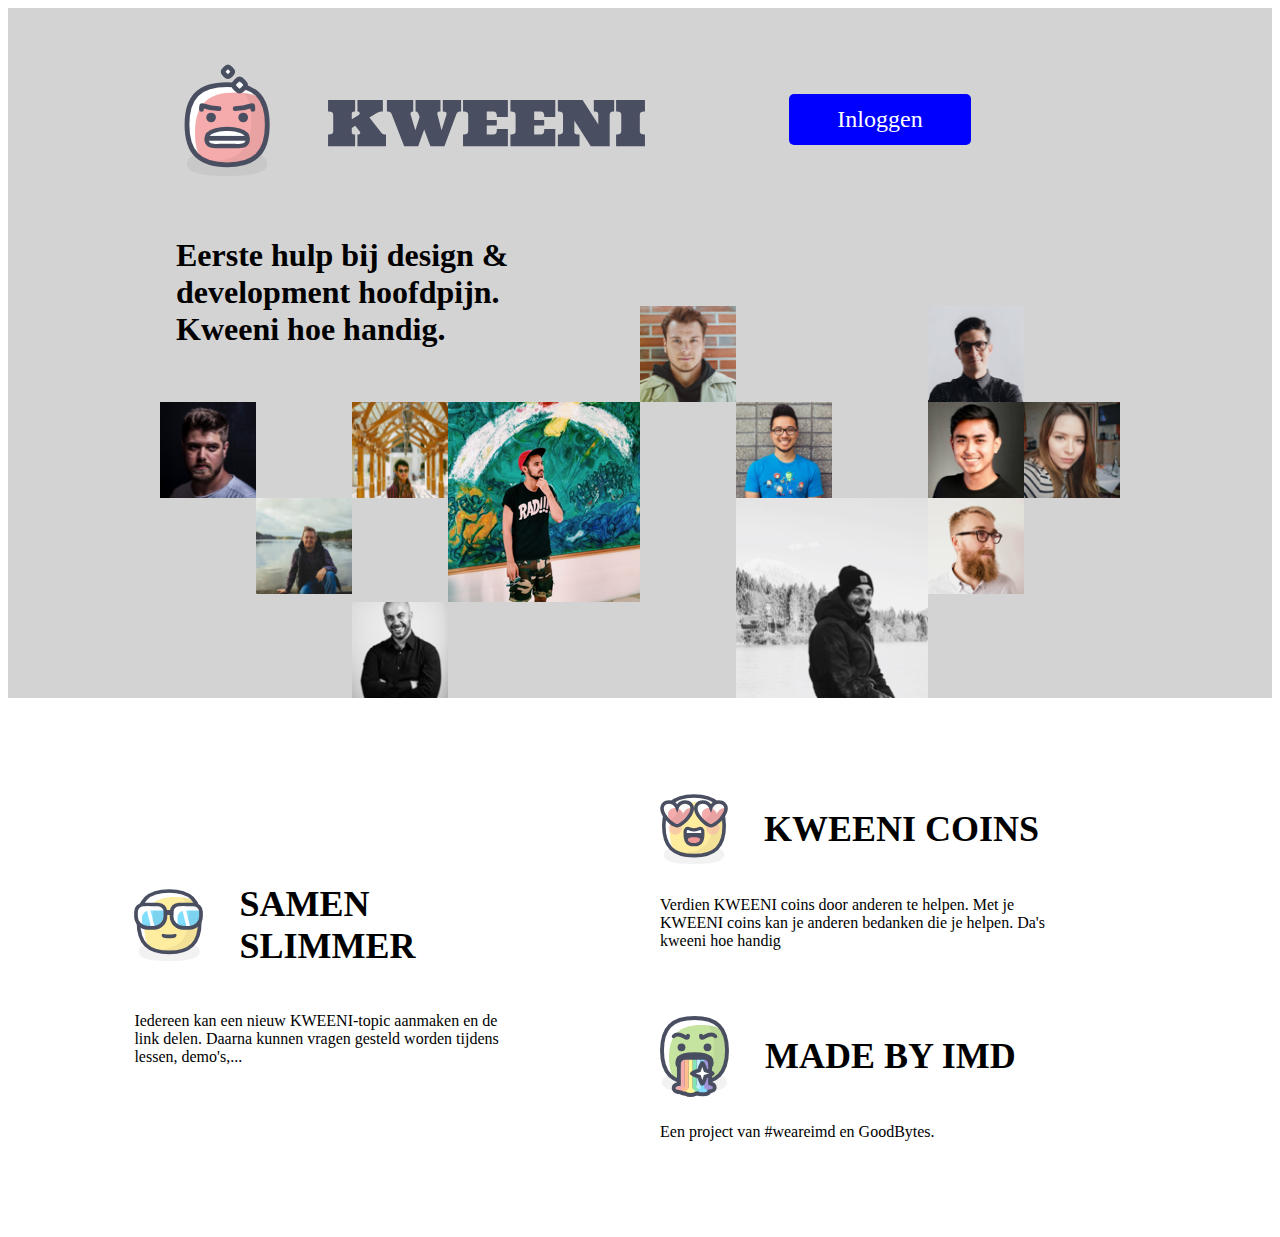
<file: index.html>
<!DOCTYPE html>
<html lang="en">
<head>
    <meta charset="UTF-8">
    <title>Kweeni - Eerste hulp bij design &amp; development hoofdpijn.</title>
    <link rel="stylesheet" type="text/css" href="http://yui.yahooapis.com/3.18.1/build/cssreset/cssreset-min.css">
    <link rel="stylesheet" href="css/index.css">    
</head>
<body>
   
    <header class="header">
        <img class="header_logo" src="images/logo-xl.svg" alt="">
        <a href="*" class="header_login">Inloggen</a>
        
        <div class="header_titlecontainer">
            <h1 class="header_title">Eerste hulp bij design &amp; development hoofdpijn. Kweeni hoe handig.</h1>
        </div>   
             
        <div class="header_image header_image-1"></div>
        <div class="header_image header_image-2"></div>
        <div class="header_image header_image-3"></div>
        <div class="header_image header_image-4"></div>
        <div class="header_image header_image-5"></div>
        <div class="header_image header_image-6"></div>
        <div class="header_image header_image-7"></div>
        <div class="header_image header_image-8"></div>
        <div class="header_image header_image-9"></div>
        <div class="header_image header_image-10"></div>
        <div class="header_image header_image-11"></div>
        <div class="header_image header_image-12"></div>
    </header>
    
    <main class="main">
       
        <div class="main_about main_about-1">
            <div class="main_title">
                <img src="images/icon-cool.svg" alt="">
                <h2>SAMEN SLIMMER</h2>
            </div>
            <p>Iedereen kan een nieuw KWEENI-topic aanmaken en de link delen. Daarna kunnen vragen gesteld worden tijdens lessen, demo's,...</p>
        </div>
        
        <div class="main_about main_about-2">
            <div class="main_title">
                <img src="images/icon-love.svg" alt="">
                <h2>KWEENI COINS</h2>
            </div>
            <p>Verdien KWEENI coins door anderen te helpen. Met je KWEENI coins kan je anderen bedanken die je helpen. Da's kweeni hoe handig</p>
        </div>
        
        <div class="main_about main_about-3">
            <div class="main_title">
                <img src="images/icon-rainbow.svg" alt="">
                <h2>MADE BY IMD</h2>
            </div>
            <p>Een project van #weareimd en GoodBytes.</p>
        </div>
        
    </main>
    
</body>
</html>
</file>
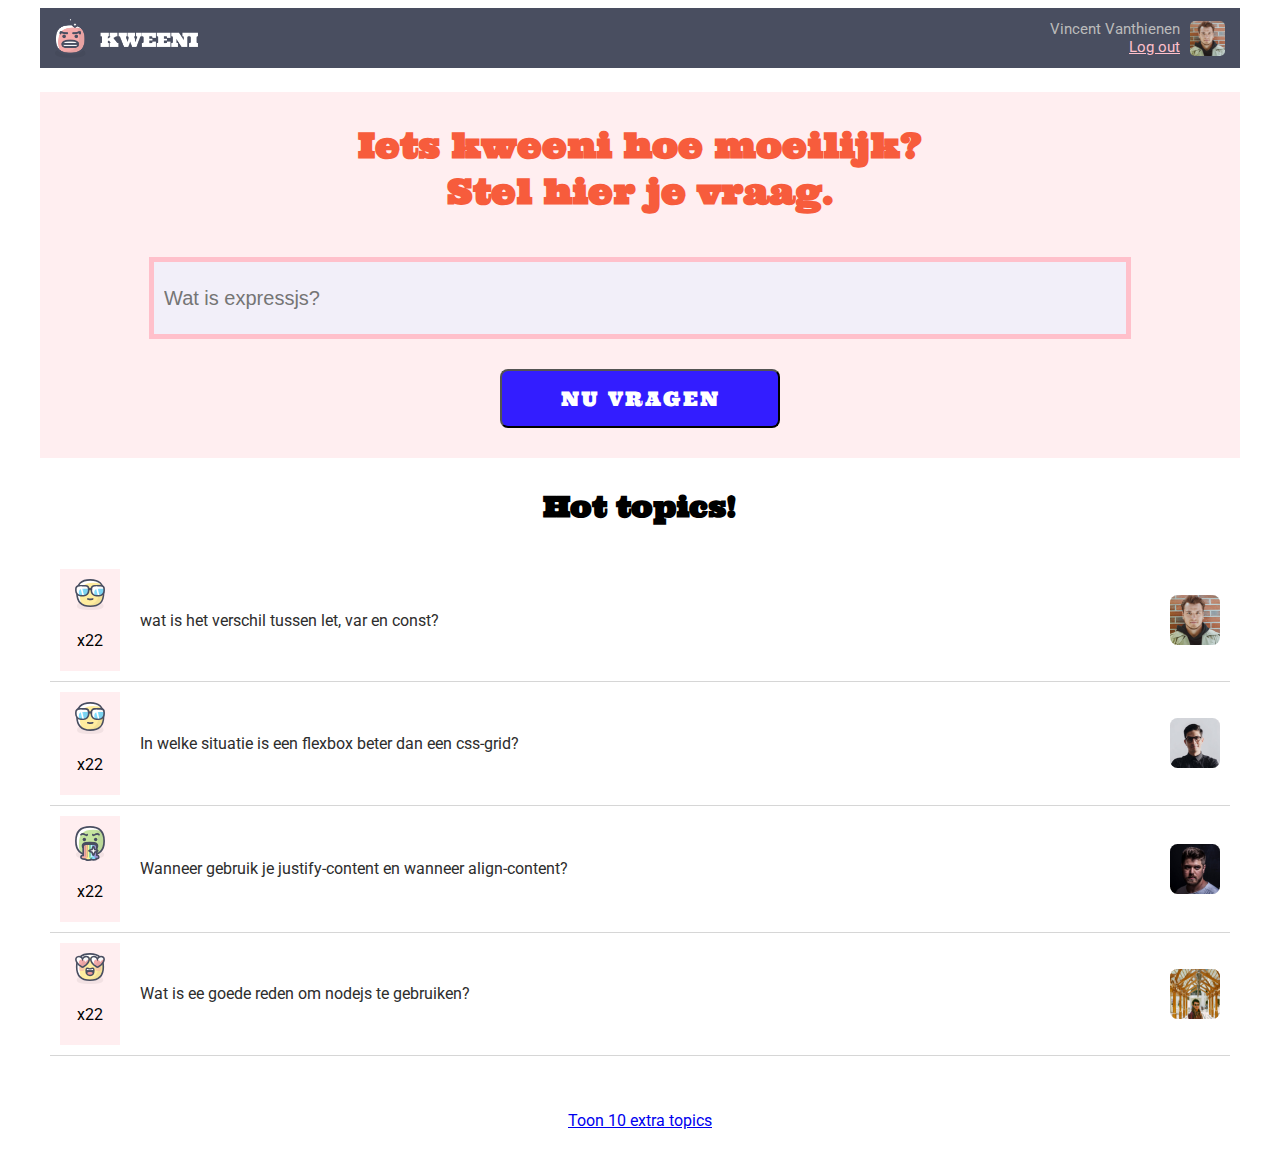
<file: page2.html>
<!DOCTYPE html>
<html lang="en">
<head>
    <meta charset="UTF-8">
    <title>Topics</title>
    <meta name="viewport"
          content="width=device-width, user-scalable=no, initial-scale=1.0, maximum-scale=1.0, minimum-scale=1.0">
    <meta http-equiv="X-UA-Compatible" content="ie=edge">
    <link rel="stylesheet" href="css/style.css">
    <link rel="stylesheet" type="text/css" href="http://yui.yahooapis.com/3.18.1/build/cssreset/cssreset-min.css">
    <link href="https://fonts.googleapis.com/css?family=Ultra" rel="stylesheet">
    <link href="https://fonts.googleapis.com/css?family=Roboto" rel="stylesheet">

</head>
<body>
   <div class="container">
    <nav>
       <img src="images/logohead.png" alt="logo" class="logo">
       <div class="login">
           <p class="p1">Vincent Vanthienen</p>
           <p class="p2"><a href="">Log out</a></p>
           <img src="images/user1.png" alt="" class="profile">
       </div>
    </nav>
    <header>
        <h1>Iets kweeni hoe moeilijk? <br> 
        Stel hier je vraag.</h1>
        <input type="text" placeholder="Wat is expressjs?">
        <br>
        <button>NU VRAGEN</button>
    </header>
    <div class="main">
        <h2>Hot topics!</h2>
        
        <div class="topiclist">
            <div class="topic">
                <div class="topic1">
                   <img src="images/icon-cool.svg" alt="logo-cool"> 
                   <p>x22</p>
                </div>
                <p class="topic2">wat is het verschil tussen let, var en const?</p>
                <img src="images/user1.png" alt="" class="topic3">
            </div>
            
            <div class="topic">
                <div class="topic1">
                   <img src="images/icon-cool.svg" alt="logo-cool"> 
                   <p>x22</p>
                </div>
                <p class="topic2">In welke situatie is een flexbox beter dan een css-grid?</p>
                <img src="images/user2.png" alt="" class="topic3">
            </div>
            
            <div class="topic">
                <div class="topic1">
                   <img src="images/icon-rainbow.svg" alt="logo-cool"> 
                   <p>x22</p>
                </div>
                <p class="topic2">Wanneer gebruik je justify-content en wanneer align-content?</p>
                <img src="images/user3.png" alt="" class="topic3">
            </div>
            
            <div class="topic">
                <div class="topic1">
                   <img src="images/icon-love.svg" alt="logo-cool"> 
                   <p>x22</p>
                </div>
                <p class="topic2">Wat is ee goede reden om nodejs te gebruiken?</p>
                <img src="images/user4.png" alt="" class="topic3">
            </div>
        </div>
        
    </div>
    <div class="extra">
    <a href="#">Toon 10 extra topics</a>
    </div>
    </div>
</body>
</html>
</file>
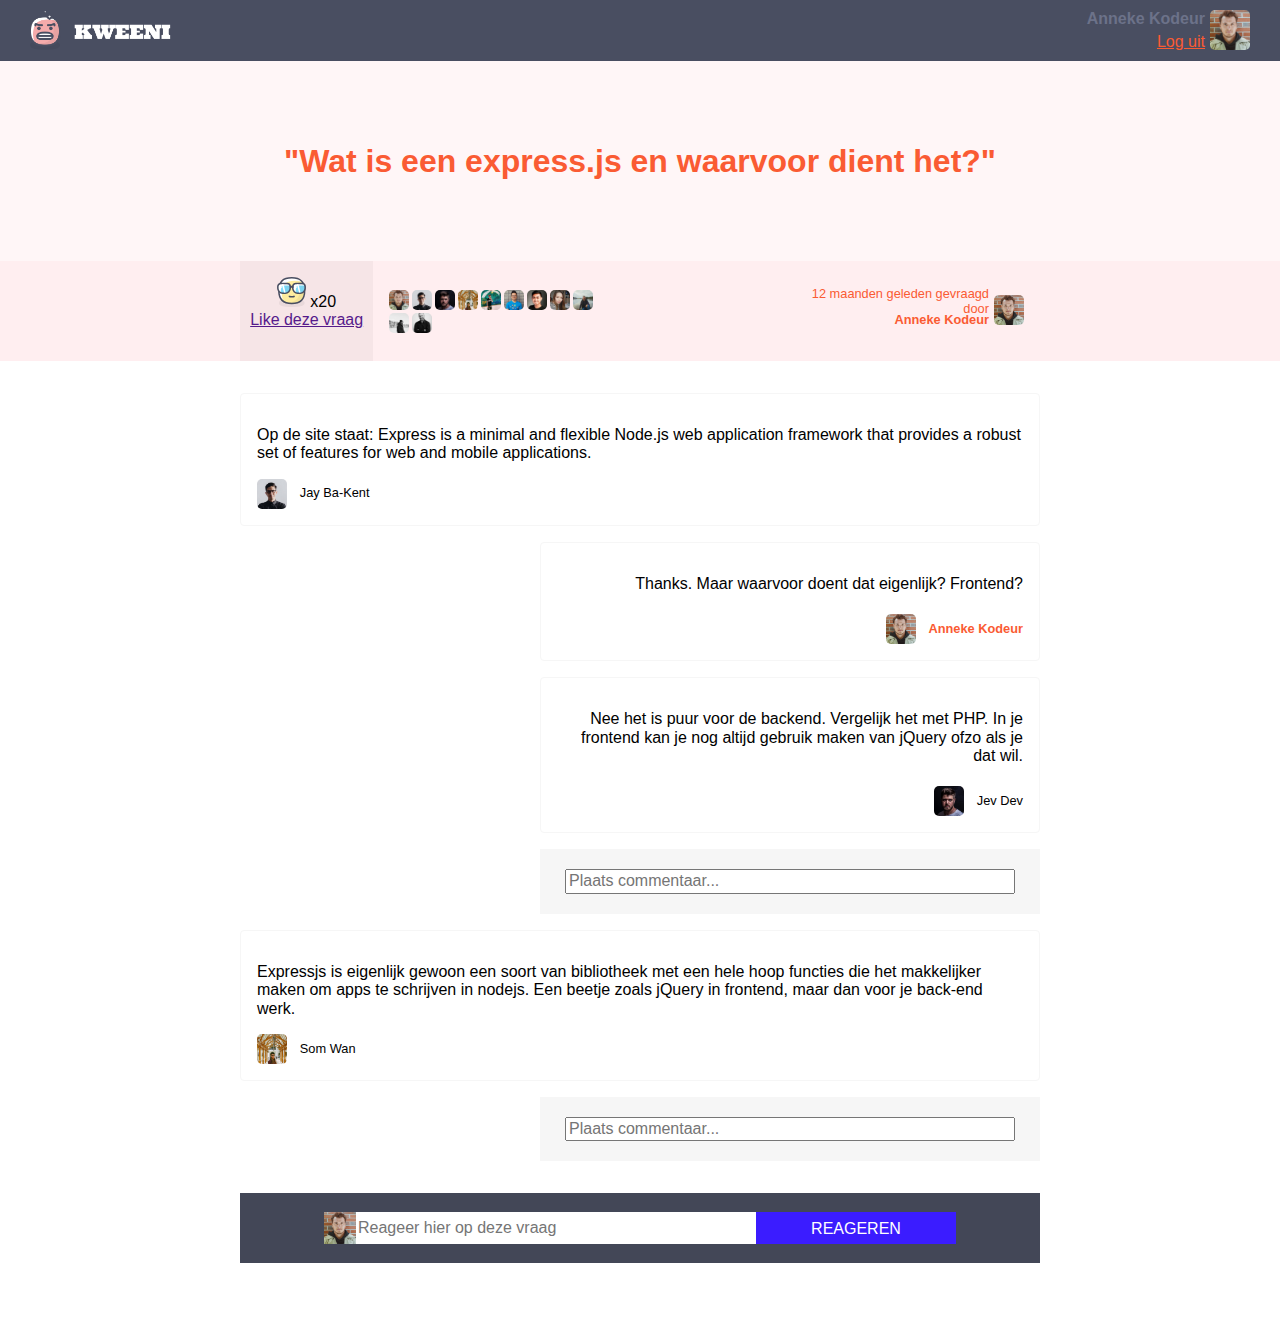
<file: page3.html>
<!DOCTYPE html>
<html lang="en">
<head>
    <meta charset="UTF-8">
    <title>page 3 of kweeni</title>
    <link rel="stylesheet" href="./css/normalise.css">
    <link rel="stylesheet" href="./css/style.css">
    <link rel="stylesheet" href="./css/style3.css">
    <meta name="viewport" content="width=device-width">
</head>
<body> 
    <header>
        <img src="./images/logohead.png" alt="logo">
        <div class="login_info">
            <p>Anneke Kodeur</p>
            <a href="#" class="logout">Log uit</a>
            <img src="./images/user1.png" alt="profile pic">
        </div> 
    </header>
    
    <div class="question">
        <h3>"Wat is een express.js en waarvoor dient het?"</h3>
    </div>
    
    <div class="likeout">
       <div class="container like">
        <div class="likecounter">
          <div class="likenr">
              <img src="./images/icon-cool.svg" alt="cool icon">
              <span>x20</span>
          </div> 
          <a href="">Like deze vraag</a> 
        </div>
        <div class="liked_user_list">
            <img src="./images/user1.png" alt="">
            <img src="./images/user2.png" alt="">
            <img src="./images/user3.png" alt="">
            <img src="./images/user4.png" alt="">
            <img src="./images/user5.png" alt="">
            <img src="./images/user6.png" alt="">
            <img src="./images/user7.png" alt="">
            <img src="./images/user8.png" alt="">
            <img src="./images/user9.png" alt="">
            <img src="./images/user10.png" alt="">
            <img src="./images/user12.png" alt="">
        </div>
        <div class="login_info_small">
           <p>12 maanden geleden gevraagd door</p>
            <p class="OP">Anneke Kodeur</p>
            <img src="./images/user1.png" alt="profile pic">
        </div> 
        </div>
    </div>
    
    <main>
       <div class="container comments">
        <div class="text_box ">
            <p>Op de site staat: Express is a minimal and flexible Node.js web application framework that provides a robust set of features for web and mobile applications.</p>
            <div class="user">
                <img src="./images/user2.png" alt="">
                <p>Jay Ba-Kent</p>
            </div>
        </div>
        <div class="text_box reply">
            <p>Thanks. Maar waarvoor doent dat eigenlijk? Frontend?</p>
            <div class="user">
                <img src="./images/user1.png" alt="">
                <p class="name OP">Anneke Kodeur</p>
            </div>
        </div>
        <div class="text_box reply">
            <p>Nee het is puur voor de backend. Vergelijk het met PHP. In je frontend kan je nog altijd gebruik maken van jQuery ofzo als je dat wil.</p>
            <div class="user">
                <img src="./images/user3.png" alt="">
                <p class="name">Jev Dev</p>
            </div>
        </div>
        <div class="reply_box">
            <form action="" class="reply_form">
                <input type="text" name="comment" class="comment" placeholder="Plaats commentaar...">
            </form>
        </div>
        <div class="text_box ">
            <p>Expressjs is eigenlijk gewoon een soort van bibliotheek met een hele hoop functies die het makkelijker maken om apps te schrijven in nodejs. Een beetje zoals jQuery in frontend, maar dan voor je back-end werk.</p>
            <div class="user">
                <img src="./images/user4.png" alt="">
                <p>Som Wan</p>
            </div>
        </div>
        <div class="reply_box">
            <form action="" class="reply_form">
                <input type="text" name="comment" class="comment" placeholder="Plaats commentaar...">
            </form>
        </div>
        
        </div>
    </main>
    <div class="container answer_input">
       <img src="./images/user1.png" alt="user" id="formpic">
        <form action="" >            
            <input type="text" placeholder="Reageer hier op deze vraag">
        </form>
        <a href="" class="button">REAGEREN</a>
    </div>
    
    
</body>
</html>
</file>
<file: css/index.css>
h2 {
    padding-left: 1em;
}

.header {
    background-color: lightgrey;
    display: grid;
    grid-template-columns: repeat(4, 1fr);
    width: 100%;
    height: 100%;
    justify-content: center;
}

.header_title {
    font-size: 2em;
}

.header_logo {
    grid-column: 1/-1;
    width: 35%;
    align-self: center;
    justify-self: center;
    padding: 1.5em;
}

.header_login {
    grid-column: 1/-1;
    grid-row: 3 / span 1;
    justify-self: center;
    margin: 1em 0 3em 0;
    background-color: blue;
    color: #fff;
    text-decoration: none;
    padding: 0.5em 2em;
    border-radius: 5px;
    font-size: 1.5em;
}

.header_titlecontainer {
    grid-column: 1/-1;
    width: 70%;
    justify-self: center;
    font-size: .7em;
    padding: 1.5em 0;
}

.header_image {
    height: 6em;
    background-size: cover;
    background-position: center;
}

.header_image-1 {
    background-image: url(../images/user1.png);
}

.header_image-2 {
    background-image: url(../images/user2.png);
}

.header_image-3 {
    background-image: url(../images/user3.png);
}

.header_image-4 {
    background-image: url(../images/user4.png);
}

.header_image-5 {
    background-image: url(../images/user5.png);
    grid-column: 1 / span 2;
    grid-row: 5 / span 2;
    background-size: cover;
    background-position: center;
    height: 100%
}

.header_image-6 {
    background-image: url(../images/user6.png);
}

.header_image-7 {
    background-image: url(../images/user7.png);
    grid-column: 4;
    grid-row: 5 / span 2;
    background-size: cover;
    background-position: center;
    height: 100%;
}

.header_image-8 {
    background-image: url(../images/user8.png);
}

.header_image-9 {
    background-image: url(../images/user9.png);
}

.header_image-10 {
    background-image: url(../images/user10.png);
}

.header_image-11 {
    background-image: url(../images/user11.png);
}

.header_image-12 {
    background-image: url(../images/user12.png);
}

.main {
    display: grid;
}

.main_title {
    font-size: 1.5em;
    display: flex;
    align-items: center;
}

.main_about {
    width: 60%;
    justify-self: center;
    margin: 3em 0;
}

@media(min-width: 40em){
    .header {
        grid-template-columns: repeat(auto-fill, minmax(6em, 1fr));
    }
    .header_image-5 {
        grid-column: auto;
        grid-row: auto;
        height: 100%;
    }

    .header_image-7 {
        grid-column: auto;
        grid-row: auto;
        height: 100%;
    }
}

@media(min-width: 60em) {
    .header {
        grid-template-columns: repeat(10, minmax(auto, 6em));
        padding-top: 2em;
        
    }
    
    .header_logo {
        grid-column: 1 / span 6;
        justify-self: start;
        width: 80%;
    }
    
    .header_login {
        grid-column: 8;
        grid-row: 1;
        justify-self: center;
        align-self: center;
        margin: 1em 0 1em 0;
    }
    
    .header_titlecontainer {
        grid-column: 1 / span 5;
        width: 90%;
        justify-self: start;
        font-size: 1em;
        padding: 1em 0 2em 1em;
        align-self: start;
    }
    
    .header_image-1 {
        grid-column: 6;
        align-self: end;
    }
    
    .header_image-2 {
        grid-column: 9;
        align-self: end;
    }
    
    .header_image-3 {
        grid-column: 1;
    }
    
    .header_image-4 {
        grid-column: 3;
    }
    
    .header_image-5 {
        grid-column: 4 / span 2;
        grid-row: 3 / span 2;
        height: 200px;
    }
    
    .header_image-6 {
        grid-column: 7;
    }
    
    .header_image-7 {
        grid-column: 9;
        grid-row: 3;
    }
    
    .header_image-8 {
        grid-column: 10;
    }
    
    .header_image-9 {
        grid-column: 2;
    }
    
    .header_image-10 {
        grid-column: 7 / span 2;
        grid-row: 4;
        height: 200px;
    }
    
    .header_image-11 {
        grid-column: 9;
    }
    
    .header_image-12 {
        grid-column: 3;
        grid-row: 4;
        align-self: end;
    }
    
    .main {
        grid-template-columns: 1fr 1fr;
        grid-gap: 2.5em;
        max-width: 80%;
        margin: 5em auto;
        align-content: center;
    }
    
    .main_about{
        justify-self: left;
        margin: 0;
        width: 80%;
    }
    
    .main_about-1 {
        grid-column: 1;
        grid-row: 1 / span 2;
        align-self: center;
    }
    
    .main_about-2 {
        grid-column: 2;
    }
    
    .main_about-3 {
        grid-column: 2;
    }

}
</file>
<file: css/style.css>
/*container*/
.container{
    margin: 0 auto;
    padding: 0px;
    max-width: 1200px;
    font-family: 'Roboto', sans-serif;

}
/*topic list*/

.topic{
    display:grid;
    grid-template-columns: 60px 1fr 50px;
    justify-content: center;
    align-content: center;
    border-bottom: 1px solid rgba( 119, 119, 119, 0.3 );
    padding: 10px;
}
.topic1{
    display:grid;
    text-align: center;
    background-color:  #ffeef0;
    padding: 5px;
}
.topic1 img{
    margin: 0 auto;
    width: 30px;
    align-self: center;
    padding: 5px;
}
.topic2{
    text-align: left;
    padding: 20px;
    align-self: center;
    color: #2d2d2d
}
.topic3{
    height: 50px;
    width: 50px;
    border-radius: 15%;
     align-self: center;
}
.main{
    margin-top: 30px;
    text-align: center;
    position: relative;
}
.main h2{
   font-family: 'Ultra', serif;
    font-size: 1.8em;
}
.topiclist{
    text-align: center;
    position: relative;
    margin: 0px auto;
    padding: 10px;
}
.extra{
    margin-top: 45px;
    margin-bottom: 45px;
    text-align: center;
    position: relative;
}

/*header*/
header{
    margin-top: 0px;
    background-color: #ffeef0;
    text-align: center;
}
header h1{
    color: #f75c3c;
    font-family: 'Ultra', serif;
    font-size: 2.2em;
    padding-top: 30px;
}
header input{
    height: 70px;
    width: 80%;
    padding-left: 10px;
    border: 5px solid pink;
    background-color: rgba( 241, 239, 250, 0.931 );
    margin: 20px;
    font-size: 20px;
}
header button{
    background-color: #331dff;
    font-family: 'Ultra', serif;
    letter-spacing: 0.1em;
    color: white;
    border-radius: 8px;
    font-size: 20px;
    width: 280px;
    padding: 15px;
    margin-top: 10px;
    margin-bottom: 30px;
}

/*header*/
nav{
    display: grid;
    grid-template-columns: minmax(50px, 70px) 1fr ;
    align-items: center;
    align-items: center;
    background-color: #494e60;
    height: 60px;
  }
.logo{
    width: 150px;
    margin-left: 15px;
}

.login{
    grid-column: -1;
    align-self: -1;
    height: 60px;
    width: 200px;
    display:grid;
    margin-right: 10px;
    grid-template-columns: 150px 1fr;
    grid-template-rows: 30px;
}
.p1{
    grid-column: 1;
    grid-row: 1;
    padding: 0px;
    margin: 0px;
    align-self: flex-end;
    text-align: right;
    color: #BBB;
    font-size: 15px;
}
.p2{
    grid-column: 1;
    grid-row: -1;
    padding: 0px;
    margin: 0px;
    align-self: flex-start;
    text-align: right;
    font-size: 15px;
}
.p2 a{
    color: pink;
}
.profile{
    width: 35px;
    height: 35px;
    grid-column: 2;
    grid-row: 1 / 3;
    margin-left: 10px;
    align-self: center;
    border-radius: 5px;
}
</file>
<file: css/style3.css>
*
{
  box-sizing: border-box;
  font-family: sans-serif;
}
.logout{
    color: #FA5B33;
}
.OP{
    color: #FA5B33;
    font-weight: bold;
}
.container{
    max-width: 800px;
    margin: 0 auto;
}
header{
    background-color: #494E61;
    display: flex;
    justify-content: space-between;
    padding: 10px 30px;
}
header img{
    height: 40px;
    border-radius: 5px;
}
img{
    height: 30px;
    border-radius: 5px;
}
.login_info{
    display: grid;
    text-align: right;
    grid-gap: 5px;
    grid-template-columns: 1fr 40px;
    grid-template-rows: 18px 18px;
}
.login_info img{
    grid-column: 2/3;
    grid-row: 1/3;
    
}
.login_info p{
    margin: 0;
    padding: 0;
    color: #6C7289;
    font-weight: bold;
}
.login_info_small{
    display: grid;
    text-align: right;
    grid-gap: 5px;
    grid-template-columns: 1fr 30px;
    grid-template-rows: 14px 14px;
    grid-column: 1/3;
    grid-row: 1/2;
    padding: 1em;
    background-color: #FFF6F7;
}
.login_info_small img{
    grid-column: 2/3;
    grid-row: 1/3;
    
}
.login_info_small p{
    margin: 0;
    padding: 0;
    font-size: 0.8em;
    align-self: center;
    color: #FA5B33;
}
.question{
    background-color: #FFF6F7;
    height: 200px;
    display: grid;
    grid-template-rows: auto;
    
}
h3{
    align-self: center;
    text-align: center;
    font-size: 2em;
    color: #FA5B33;
}
.likeout{
    background-color: #FFEEF0;  
}
.like{
    display: grid;
    grid-template-columns: 1fr 3fr; 
   
}
.liked_user_list{
    display: grid;
    grid-template-columns: repeat(9,20px);
    grid-gap: 3px;
    justify-content: flex-end;
    margin: 0;
    padding: 1em;
    
}
.liked_user_list img{
    height: 20px;
    padding: 0;
    margin: 0;
}
.likecounter{
    background-color: #F6E5E7;
    height: 100px;
    display: grid;
    justify-content: center;
    grid-template-rows: 1fr 1fr;
}
.likenr{
    align-self: flex-end;
    justify-self: center;
}
.user{
    display: flex;     
}
.reply .user{
    justify-self: end;
}
.user p{
    margin: 0 0 0 1em;
    align-self: center;
    font-size: 0.8em
}
.comments{
    display: grid;
    grid-gap: 1em;
}
.reply_form{
    justify-self: flex-end;
    justify-content:flex-end; 
    text-align: right;
    grid-gap: 5px;
}
.reply{
    width: 80%;
    justify-self: flex-end;
    justify-content: end; 
    text-align: right;
    grid-gap: 5px;
}

main{
    padding: 2em;
}
.text_box{
    border: 1px solid #F6F6F6;
    border-radius: 4px;
    padding: 1em;
    display: grid;
}
input{
   width: 100%;
}
.answer_input{
    display: grid;
    grid-template-columns: 30px 1fr;
    background-color: #434757;
    width: 100%;
    
    margin-bottom: 5em;
    padding: 1.5em;
}
#formpic{
    border-radius: 0;
    height: 2em;
}
.answer_input input{
    height: 2em;
    border: none;
}
.reply_box{
    background-color: #F6F6F6;
    width: 80%;
    display: grid;
    justify-self: flex-end;
    justify-content:center; 
    padding: 20px;
}
.reply_box form{
    text-align: center;
}
.button{
    text-decoration: none;
    color: white;
    background-color: #3B1CFF;
    text-align: center;
    padding: 0.5em 1em;  
    height: 2em;
    border: none;
    grid-column: 1/3;
    width: 200px;
    justify-self: center;
    margin-top: 1em
}

@media (min-width: 600px) {
    .reply_box{
        width: 500px;}
    input{
        width: 100%;
    }
    .reply{
        width: 500px;}
    .reply_form{
        width: 450px;}
    .answer_input{
        display: flex;
        justify-content: center;
        align-items: center;
        width: 100%;
        height: 70px;
    }
    .answer_input input{
        width: 400px
    }
    .button{
        margin-top: 0;
    }
    .like{
    display: grid;
    grid-template-columns: 1fr 3fr 2fr; 
    align-items: center;
    height: 100px;
    }
    .login_info_small{
         background-color: #FFEEF0;
        grid-column: 3/4;
    }
    .likecounter{
        grid-column: 1/2;
    }
    .liked_user_list{
        grid-column: 2/3;
        justify-content: flex-start;
    }

}
</file>
<file: css/normalise.css>
/*! normalize.css v8.0.0 | MIT License | github.com/necolas/normalize.css */

/* Document
   ========================================================================== */

/**
 * 1. Correct the line height in all browsers.
 * 2. Prevent adjustments of font size after orientation changes in iOS.
 */

html {
  line-height: 1.15; /* 1 */
  -webkit-text-size-adjust: 100%; /* 2 */
}

/* Sections
   ========================================================================== */

/**
 * Remove the margin in all browsers.
 */

body {
  margin: 0;
}

/**
 * Correct the font size and margin on `h1` elements within `section` and
 * `article` contexts in Chrome, Firefox, and Safari.
 */

h1 {
  font-size: 2em;
  margin: 0.67em 0;
}

/* Grouping content
   ========================================================================== */

/**
 * 1. Add the correct box sizing in Firefox.
 * 2. Show the overflow in Edge and IE.
 */

hr {
  box-sizing: content-box; /* 1 */
  height: 0; /* 1 */
  overflow: visible; /* 2 */
}

/**
 * 1. Correct the inheritance and scaling of font size in all browsers.
 * 2. Correct the odd `em` font sizing in all browsers.
 */

pre {
  font-family: monospace, monospace; /* 1 */
  font-size: 1em; /* 2 */
}

/* Text-level semantics
   ========================================================================== */

/**
 * Remove the gray background on active links in IE 10.
 */

a {
  background-color: transparent;
}

/**
 * 1. Remove the bottom border in Chrome 57-
 * 2. Add the correct text decoration in Chrome, Edge, IE, Opera, and Safari.
 */

abbr[title] {
  border-bottom: none; /* 1 */
  text-decoration: underline; /* 2 */
  text-decoration: underline dotted; /* 2 */
}

/**
 * Add the correct font weight in Chrome, Edge, and Safari.
 */

b,
strong {
  font-weight: bolder;
}

/**
 * 1. Correct the inheritance and scaling of font size in all browsers.
 * 2. Correct the odd `em` font sizing in all browsers.
 */

code,
kbd,
samp {
  font-family: monospace, monospace; /* 1 */
  font-size: 1em; /* 2 */
}

/**
 * Add the correct font size in all browsers.
 */

small {
  font-size: 80%;
}

/**
 * Prevent `sub` and `sup` elements from affecting the line height in
 * all browsers.
 */

sub,
sup {
  font-size: 75%;
  line-height: 0;
  position: relative;
  vertical-align: baseline;
}

sub {
  bottom: -0.25em;
}

sup {
  top: -0.5em;
}

/* Embedded content
   ========================================================================== */

/**
 * Remove the border on images inside links in IE 10.
 */

img {
  border-style: none;
}

/* Forms
   ========================================================================== */

/**
 * 1. Change the font styles in all browsers.
 * 2. Remove the margin in Firefox and Safari.
 */

button,
input,
optgroup,
select,
textarea {
  font-family: inherit; /* 1 */
  font-size: 100%; /* 1 */
  line-height: 1.15; /* 1 */
  margin: 0; /* 2 */
}

/**
 * Show the overflow in IE.
 * 1. Show the overflow in Edge.
 */

button,
input { /* 1 */
  overflow: visible;
}

/**
 * Remove the inheritance of text transform in Edge, Firefox, and IE.
 * 1. Remove the inheritance of text transform in Firefox.
 */

button,
select { /* 1 */
  text-transform: none;
}

/**
 * Correct the inability to style clickable types in iOS and Safari.
 */

button,
[type="button"],
[type="reset"],
[type="submit"] {
  -webkit-appearance: button;
}

/**
 * Remove the inner border and padding in Firefox.
 */

button::-moz-focus-inner,
[type="button"]::-moz-focus-inner,
[type="reset"]::-moz-focus-inner,
[type="submit"]::-moz-focus-inner {
  border-style: none;
  padding: 0;
}

/**
 * Restore the focus styles unset by the previous rule.
 */

button:-moz-focusring,
[type="button"]:-moz-focusring,
[type="reset"]:-moz-focusring,
[type="submit"]:-moz-focusring {
  outline: 1px dotted ButtonText;
}

/**
 * Correct the padding in Firefox.
 */

fieldset {
  padding: 0.35em 0.75em 0.625em;
}

/**
 * 1. Correct the text wrapping in Edge and IE.
 * 2. Correct the color inheritance from `fieldset` elements in IE.
 * 3. Remove the padding so developers are not caught out when they zero out
 *    `fieldset` elements in all browsers.
 */

legend {
  box-sizing: border-box; /* 1 */
  color: inherit; /* 2 */
  display: table; /* 1 */
  max-width: 100%; /* 1 */
  padding: 0; /* 3 */
  white-space: normal; /* 1 */
}

/**
 * Add the correct vertical alignment in Chrome, Firefox, and Opera.
 */

progress {
  vertical-align: baseline;
}

/**
 * Remove the default vertical scrollbar in IE 10+.
 */

textarea {
  overflow: auto;
}

/**
 * 1. Add the correct box sizing in IE 10.
 * 2. Remove the padding in IE 10.
 */

[type="checkbox"],
[type="radio"] {
  box-sizing: border-box; /* 1 */
  padding: 0; /* 2 */
}

/**
 * Correct the cursor style of increment and decrement buttons in Chrome.
 */

[type="number"]::-webkit-inner-spin-button,
[type="number"]::-webkit-outer-spin-button {
  height: auto;
}

/**
 * 1. Correct the odd appearance in Chrome and Safari.
 * 2. Correct the outline style in Safari.
 */

[type="search"] {
  -webkit-appearance: textfield; /* 1 */
  outline-offset: -2px; /* 2 */
}

/**
 * Remove the inner padding in Chrome and Safari on macOS.
 */

[type="search"]::-webkit-search-decoration {
  -webkit-appearance: none;
}

/**
 * 1. Correct the inability to style clickable types in iOS and Safari.
 * 2. Change font properties to `inherit` in Safari.
 */

::-webkit-file-upload-button {
  -webkit-appearance: button; /* 1 */
  font: inherit; /* 2 */
}

/* Interactive
   ========================================================================== */

/*
 * Add the correct display in Edge, IE 10+, and Firefox.
 */

details {
  display: block;
}

/*
 * Add the correct display in all browsers.
 */

summary {
  display: list-item;
}

/* Misc
   ========================================================================== */

/**
 * Add the correct display in IE 10+.
 */

template {
  display: none;
}

/**
 * Add the correct display in IE 10.
 */

[hidden] {
  display: none;
}
</file>
